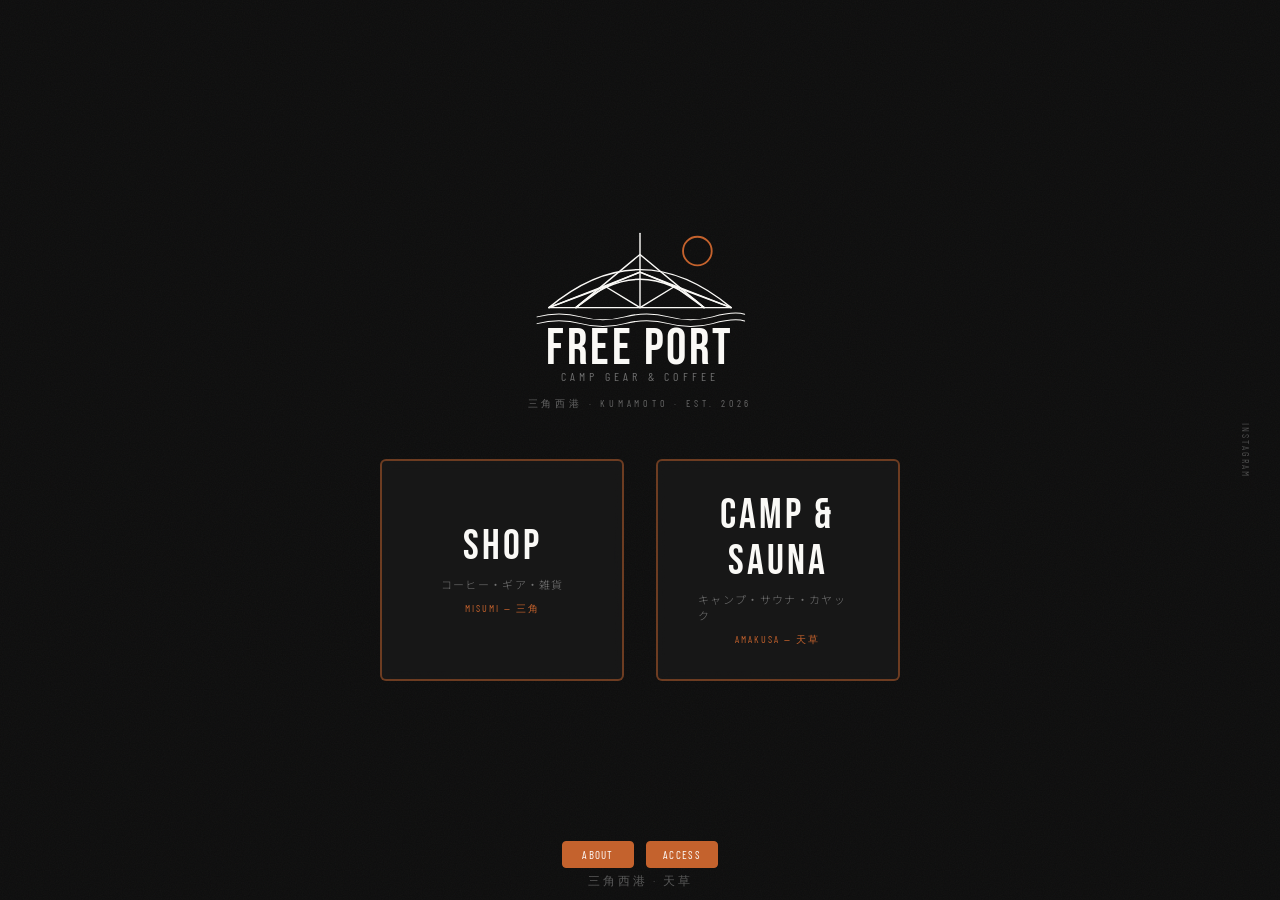
<file: index.html>
<!DOCTYPE html>
<html lang="ja">
<head>
<meta charset="UTF-8">
  <meta name="google-site-verification" content="XDtV-FFy6seZE1HOhAeaktZcD9RYANfGz391A4sizo8" />
<meta name="viewport" content="width=device-width, initial-scale=1.0">
<link rel="canonical" href="http://freeport-misumi.com/">
<title>FREE PORT | Camp Gear &amp; Coffee &mdash; &#19977;&#35282;&#35199;&#28207;</title>
<style>
@import url('https://fonts.googleapis.com/css2?family=Bebas+Neue&family=Barlow+Condensed:wght@300;400;600&family=Noto+Sans+JP:wght@300;400&display=swap');
*{margin:0;padding:0;box-sizing:border-box}
html,body{height:100%;overflow:hidden}
body{background:#0e0e0e;font-family:'Barlow Condensed',sans-serif;display:flex;flex-direction:column;align-items:center;justify-content:center;min-height:100vh;position:relative}
.bg{position:fixed;inset:0;z-index:0;background:url('https://images.unsplash.com/photo-1505118380757-91f5f5632de0?w=1600&q=75') center/cover no-repeat;filter:brightness(0.30) saturate(0.8)}
.grain{position:fixed;inset:0;z-index:0;opacity:0.035;background-image:url("data:image/svg+xml,%3Csvg xmlns='http://www.w3.org/2000/svg' width='300' height='300'%3E%3Cfilter id='n'%3E%3CfeTurbulence type='fractalNoise' baseFrequency='0.85' numOctaves='4' stitchTiles='stitch'/%3E%3C/filter%3E%3Crect width='300' height='300' filter='url(%23n)' opacity='1'/%3E%3C/svg%3E");pointer-events:none}
.inner{position:relative;z-index:1;display:flex;flex-direction:column;align-items:center}

/* ── トップ画面（ロゴ+2ボタン） ── */
.top-screen{display:flex;flex-direction:column;align-items:center;transition:opacity 0.5s,transform 0.5s}
.top-screen.hide{opacity:0;transform:scale(0.96);pointer-events:none;position:absolute}
.logo-wrap{width:270px;margin-bottom:6px;animation:fd 1s ease both}
.logo-wrap svg{width:100%;height:auto}
.tagline{font-size:10px;letter-spacing:0.38em;text-transform:uppercase;color:rgba(255,255,255,0.35);margin-bottom:48px;animation:fd 1s 0.15s ease both}
.gate{display:flex;gap:32px;animation:fu 1s 0.3s ease both}
.gate-btn{display:flex;flex-direction:column;align-items:center;justify-content:center;text-decoration:none;padding:32px 40px;border:2px solid rgba(196,98,45,0.5);border-radius:6px;background:rgba(255,255,255,0.03);backdrop-filter:blur(6px);transition:border-color 0.3s,background 0.3s,transform 0.3s;cursor:pointer;flex:1;max-width:280px}
.gate-btn:hover{border-color:#C4622D;background:rgba(196,98,45,0.06);transform:translateY(-4px)}
.gate-btn .en{font-family:'Bebas Neue',sans-serif;font-size:clamp(28px,4vw,42px);letter-spacing:0.07em;color:#FAF9F6;line-height:1.1;text-align:center}
.gate-btn .ja{font-family:'Noto Sans JP',sans-serif;font-size:11px;font-weight:300;letter-spacing:0.12em;color:rgba(255,255,255,0.4);margin-top:6px}
.gate-btn .loc{font-family:'Barlow Condensed',sans-serif;font-size:10px;letter-spacing:0.2em;color:#C4622D;margin-top:10px;text-transform:uppercase}

/* ── SHOPサブメニュー画面 ── */
.shop-screen{display:flex;flex-direction:column;align-items:center;opacity:0;transform:scale(1.04);pointer-events:none;position:absolute;transition:opacity 0.5s 0.15s,transform 0.5s 0.15s}
.shop-screen.show{opacity:1;transform:scale(1);pointer-events:auto;position:relative;padding-bottom:80px}
.shop-logo{width:160px;margin-bottom:8px;opacity:0.6}
.shop-logo svg{width:100%;height:auto}
.sub-heading{font-family:'Bebas Neue',sans-serif;font-size:clamp(20px,3vw,28px);letter-spacing:0.1em;color:rgba(255,255,255,0.35);margin-bottom:28px}
.sub-nav{display:grid;grid-template-columns:1fr 1fr;gap:14px;padding:0 20px}
.sub-nav a{position:relative;display:flex;flex-direction:column;align-items:center;justify-content:center;text-decoration:none;padding:0;min-width:0;height:170px;overflow:hidden;border:2px solid rgba(196,98,45,0.5);border-radius:6px;transition:border-color 0.3s,transform 0.3s}
.sub-nav a .card-bg{position:absolute;inset:0;background-size:cover;background-position:center;transition:transform 0.6s ease,filter 0.3s;z-index:0;filter:brightness(0.35)}
.sub-nav a:hover .card-bg{transform:scale(1.08);filter:brightness(0.5)}
.sub-nav a:hover{border-color:#C4622D;transform:translateY(-3px)}
.sub-nav a .card-text{position:relative;z-index:2;text-align:center;width:100%;padding:16px 12px}
.sub-nav a .card-text{display:flex;flex-direction:column-reverse}
.sub-nav a .en{font-family:'Bebas Neue',sans-serif;font-size:clamp(22px,3.5vw,36px);letter-spacing:0.08em;color:#FAF9F6;line-height:1.1;text-shadow:0 2px 16px rgba(0,0,0,0.7)}
.sub-nav a .ja{font-family:'Noto Sans JP',sans-serif;font-size:11px;font-weight:300;letter-spacing:0.06em;color:rgba(255,255,255,0.7);margin-bottom:6px;text-shadow:0 1px 8px rgba(0,0,0,0.6);white-space:nowrap}
.back-btn{font-family:'Barlow Condensed',sans-serif;font-size:11px;letter-spacing:0.12em;text-transform:uppercase;color:#fff;background:#C4622D;border:1px solid #C4622D;border-radius:4px;padding:6px 14px;min-width:72px;text-align:center;cursor:pointer;transition:background 0.2s,color 0.2s,border-color 0.2s;display:none}
body.shop-open .back-btn{display:inline-flex}
.back-btn:hover{background:#a84e1e;border-color:#a84e1e;color:#fff}

/* ── フッター類 ── */
.sub-links{position:fixed;bottom:32px;left:0;right:0;z-index:1;display:flex;gap:12px;justify-content:center;align-items:center;animation:fu 1s 0.6s ease both}
.sub-links a{font-family:'Barlow Condensed',sans-serif;font-size:11px;letter-spacing:0.12em;text-transform:uppercase;color:#fff;background:#C4622D;border:1px solid #C4622D;border-radius:4px;padding:6px 14px;min-width:72px;text-align:center;text-decoration:none;transition:background 0.2s,color 0.2s,border-color 0.2s}
.sub-links a:hover{background:#a84e1e;border-color:#a84e1e;color:#fff}
.loc-footer{position:fixed;bottom:10px;left:0;right:0;z-index:1;font-size:12px;letter-spacing:0.25em;text-transform:uppercase;color:rgba(255,255,255,0.3);animation:fu 1s 0.8s ease both;text-align:center}
.ig{position:fixed;right:28px;top:50%;transform:translateY(-50%);z-index:1;writing-mode:vertical-rl;font-size:10px;letter-spacing:0.2em;text-transform:uppercase;color:rgba(255,255,255,0.25);text-decoration:none;transition:color 0.2s;animation:fi 1s 1s ease both}
.ig:hover{color:#C4622D}

@keyframes fd{from{opacity:0;transform:translateY(-16px)}to{opacity:1;transform:none}}
@keyframes fu{from{opacity:0;transform:translateY(16px)}to{opacity:1;transform:none}}
@keyframes fi{from{opacity:0}to{opacity:1}}

@media(max-width:600px){
  .logo-wrap{width:160px}
  .gate{flex-direction:column;gap:16px}
  .gate-btn{min-width:240px;padding:24px 32px}
  .sub-nav{grid-template-columns:1fr 1fr;gap:10px;padding:0 16px}
  .sub-nav a{min-width:auto;height:120px}
  .sub-nav a .ja{font-size:9px;letter-spacing:0.04em}
  .sub-nav a .en{font-size:clamp(18px,4.5vw,26px)}
  .sub-nav a .card-text{padding:10px 8px}
  .ig{display:none}
}
</style>
</head>
<body>
<div class="bg"></div>
<div class="grain"></div>
<main class="inner">

  <!-- ★ トップ画面: ロゴ + 2ボタン ── まとめて切り替え -->
  <div class="top-screen" id="topScreen">
    <div class="logo-wrap">
      <svg viewBox="0 0 320 200" xmlns="http://www.w3.org/2000/svg" fill="none">
        <g stroke="#FAF9F6" stroke-width="1.7" stroke-linecap="round" stroke-linejoin="round">
          <line x1="52" y1="105" x2="268" y2="105"/>
          <path d="M52,105 Q160,15 268,105"/><path d="M84,105 Q160,38 236,105"/>
          <path d="M160,105 L160,17"/>
          <path d="M52,105 L160,63 L268,105"/><path d="M84,105 L160,42 L236,105"/>
          <path d="M52,105 L119,80 L160,105"/><path d="M268,105 L201,80 L160,105"/>
          <path d="M119,80 L160,63 L201,80"/>
          <path d="M119,80 L84,105"/><path d="M201,80 L236,105"/>
          <path d="M38,116 Q64,109 90,116 Q116,123 142,116 Q168,109 194,116 Q220,123 246,116 Q272,109 284,113" stroke-width="1.2"/>
          <path d="M38,124 Q64,117 90,124 Q116,131 142,124 Q168,117 194,124 Q220,131 246,124 Q272,117 284,121" stroke-width="1.2"/>
        </g>
        <circle cx="228" cy="38" r="17" stroke="#C4622D" stroke-width="2.2"/>
        <text x="160" y="172" font-family="'Bebas Neue',sans-serif" font-size="60" fill="#FAF9F6" text-anchor="middle" letter-spacing="3">FREE PORT</text>
        <text x="160" y="192" font-family="'Barlow Condensed',sans-serif" font-size="14" fill="rgba(255,255,255,0.4)" text-anchor="middle" letter-spacing="5">CAMP GEAR &amp; COFFEE</text>
      </svg>
    </div>
    <p class="tagline">&#19977;&#35282;&#35199;&#28207; &middot; Kumamoto &middot; Est. 2026</p>
    <div class="gate">
      <button class="gate-btn" id="shopBtn" type="button">
        <span class="en">SHOP</span>
        <span class="ja">コーヒー・ギア・雑貨</span>
        <span class="loc">Misumi &mdash; &#19977;&#35282;</span>
      </button>
      <a class="gate-btn" href="camp.html">
        <span class="en">CAMP &amp; SAUNA</span>
        <span class="ja">キャンプ・サウナ・カヤック</span>
        <span class="loc">Amakusa &mdash; &#22825;&#33609;</span>
      </a>
    </div>
  </div>

  <!-- ★ SHOP画面: ロゴ小 + サブメニュー ── 完全に差し替わる -->
  <div class="shop-screen" id="shopScreen">
    <div class="shop-logo">
      <svg viewBox="0 0 320 200" xmlns="http://www.w3.org/2000/svg" fill="none">
        <g stroke="#FAF9F6" stroke-width="1.7" stroke-linecap="round" stroke-linejoin="round">
          <line x1="52" y1="105" x2="268" y2="105"/>
          <path d="M52,105 Q160,15 268,105"/><path d="M84,105 Q160,38 236,105"/>
          <path d="M160,105 L160,17"/>
          <path d="M52,105 L160,63 L268,105"/><path d="M84,105 L160,42 L236,105"/>
          <path d="M52,105 L119,80 L160,105"/><path d="M268,105 L201,80 L160,105"/>
          <path d="M119,80 L160,63 L201,80"/>
          <path d="M119,80 L84,105"/><path d="M201,80 L236,105"/>
          <path d="M38,116 Q64,109 90,116 Q116,123 142,116 Q168,109 194,116 Q220,123 246,116 Q272,109 284,113" stroke-width="1.2"/>
          <path d="M38,124 Q64,117 90,124 Q116,131 142,124 Q168,117 194,124 Q220,131 246,124 Q272,117 284,121" stroke-width="1.2"/>
        </g>
        <circle cx="228" cy="38" r="17" stroke="#C4622D" stroke-width="2.2"/>
        <text x="160" y="172" font-family="'Bebas Neue',sans-serif" font-size="60" fill="#FAF9F6" text-anchor="middle" letter-spacing="3">FREE PORT</text>
      </svg>
    </div>
    <div class="sub-heading">SHOP</div>
    <nav class="sub-nav">
      <a href="coffee.html">
        <span class="card-bg" style="background-image:url('images/coffee-machine.jpg')"></span>
        <span class="card-text"><span class="en">Coffee &<br>Pop-up Space</span><span class="ja">コーヒー &<br>ポップアップスペース</span></span>
      </a>
      <a href="gear.html">
        <span class="card-bg" style="background-image:url('images/shop-gear1.jpg');background-position:center 65%"></span>
        <span class="card-text"><span class="en">Camp Gear</span><span class="ja">キャンプギア</span></span>
      </a>
      <a href="goods.html">
        <span class="card-bg" style="background-image:url('images/Gemini_Generated_Image_inpamkinpamkinpa.jpg')"></span>
        <span class="card-text"><span class="en">Ordermade Goods</span><span class="ja">オーダーメイドグッズ</span></span>
      </a>
      <a href="furniture.html">
        <span class="card-bg" style="background-image:url('images/furniture-sofa.jpg')"></span>
        <span class="card-text"><span class="en">Furniture</span><span class="ja">雑貨・家具</span></span>
      </a>
    </nav>
  </div>

</main>

<div class="sub-links">
  <button class="back-btn" id="backBtn" type="button">&larr; Back</button>
  <a href="about.html">About</a>
  <a href="access.html">Access</a>
</div>
<span class="loc-footer" id="locFooter">&#19977;&#35282;&#35199;&#28207; &middot; &#22825;&#33609;</span>
<a class="ig" href="https://www.instagram.com/freeport.misumi/" target="_blank" rel="noopener">Instagram</a>

<script>
(function(){
  var top = document.getElementById('topScreen');
  var shop = document.getElementById('shopScreen');
  var shopBtn = document.getElementById('shopBtn');
  var backBtn = document.getElementById('backBtn');
  var locFooter = document.getElementById('locFooter');

  function setLoc(isShop){
    locFooter.textContent = isShop ? '三角西港' : '三角西港 · 天草';
  }

  function showShop(){
    top.classList.add('hide');
    setTimeout(function(){ shop.classList.add('show'); }, 300);
    setLoc(true);
    document.body.classList.add('shop-open');
  }
  function showTop(){
    shop.classList.remove('show');
    setTimeout(function(){ top.classList.remove('hide'); }, 300);
    setLoc(false);
    document.body.classList.remove('shop-open');
  }

  shopBtn.addEventListener('click', function(){
    showShop();
    history.pushState(null, '', '#shop');
  });

  backBtn.addEventListener('click', function(){
    showTop();
    history.pushState(null, '', location.pathname);
  });

  // ページ読み込み時に #shop があればSHOP画面を表示
  if(location.hash === '#shop'){
    top.classList.add('hide');
    shop.classList.add('show');
    setLoc(true);
    document.body.classList.add('shop-open');
  }

  // ブラウザの戻る/進むに対応
  window.addEventListener('popstate', function(){
    if(location.hash === '#shop'){
      showShop();
    } else {
      showTop();
    }
  });
})();
</script>
</body>
</html>
</file>
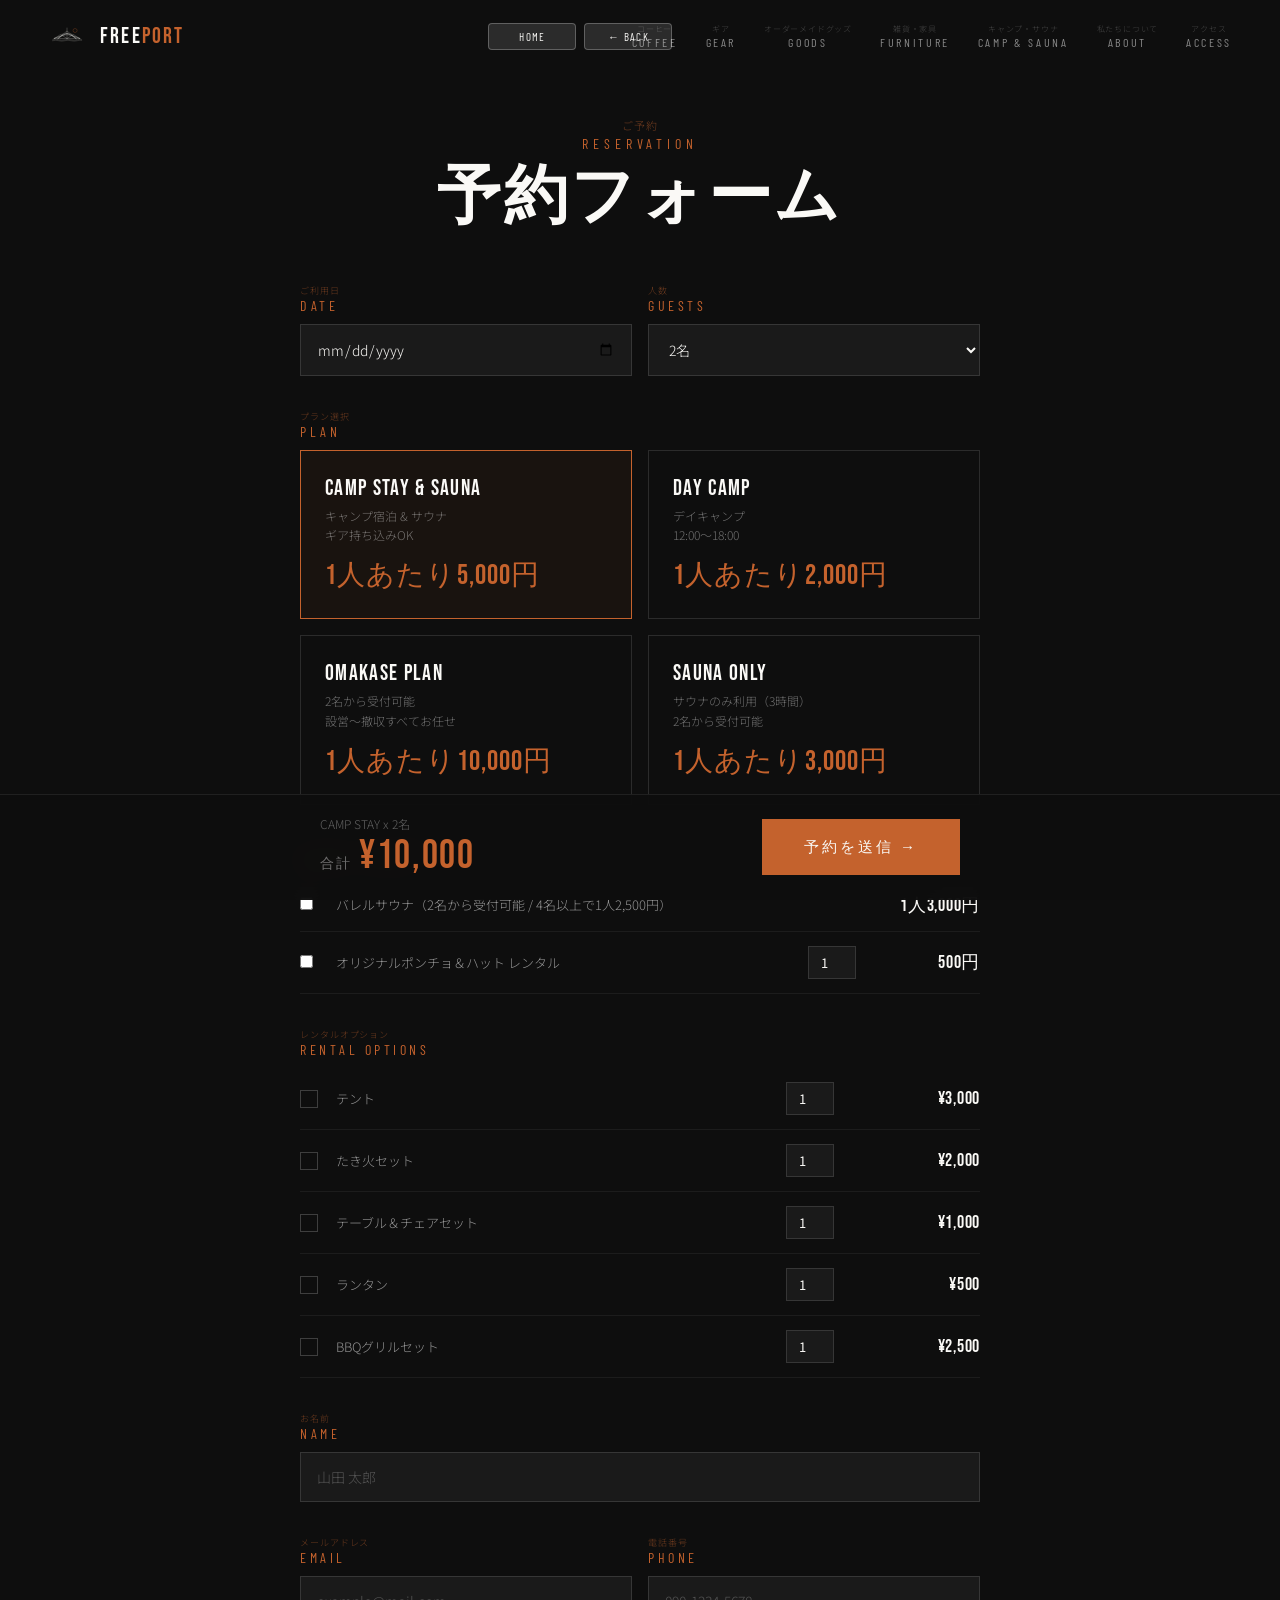
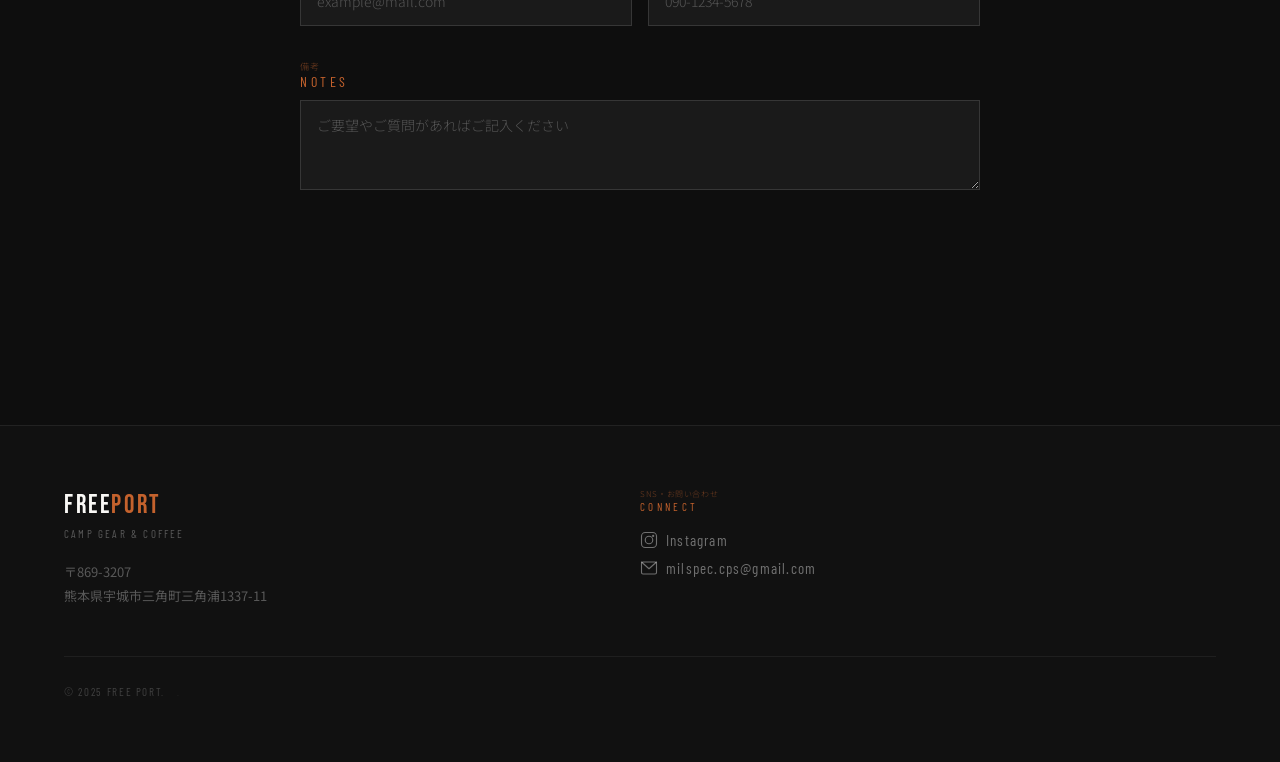
<file: reserve.html>
<!doctype html>
<html lang="ja">
    <head>
        <meta charset="UTF-8" />
        <meta name="viewport" content="width=device-width,initial-scale=1.0" />
        <link rel="stylesheet" href="css/shared.css" />
        <link rel="canonical" href="http://freeport-misumi.com/reserve.html">
<title>予約 &mdash; FREE PORT</title>
        <style>
            .rsv-form {
                max-width: 680px;
                margin: 0 auto;
            }
            .rsv-group {
                margin-bottom: 36px;
            }
            .rsv-label {
                font-family: "Barlow Condensed", sans-serif;
                font-size: 14px;
                letter-spacing: 0.25em;
                text-transform: uppercase;
                color: var(--rust);
                margin-bottom: 10px;
                display: block;
            }
            .rsv-label .ja {
                font-size: 9px;
                margin-bottom: 2px;
            }
            .rsv-input {
                width: 100%;
                padding: 14px 16px;
                background: rgba(255, 255, 255, 0.05);
                border: 1px solid rgba(255, 255, 255, 0.12);
                color: #faf9f6;
                font-family: "Noto Sans JP", sans-serif;
                font-size: 14px;
                font-weight: 300;
                outline: none;
                transition: border-color 0.2s;
            }
            .rsv-input:focus {
                border-color: var(--rust);
            }
            .rsv-input::placeholder {
                color: rgba(255, 255, 255, 0.25);
            }
            .rsv-row {
                display: grid;
                grid-template-columns: 1fr 1fr;
                gap: 16px;
            }

            .plan-card {
                border: 1px solid rgba(255, 255, 255, 0.12);
                padding: 24px;
                cursor: pointer;
                transition:
                    border-color 0.2s,
                    background 0.2s;
                position: relative;
            }
            .plan-card:hover {
                border-color: rgba(196, 98, 45, 0.4);
            }
            .plan-card.selected {
                border-color: var(--rust);
                background: rgba(196, 98, 45, 0.06);
            }
            .plan-card input {
                position: absolute;
                opacity: 0;
                pointer-events: none;
            }
            .plan-name {
                font-family: "Bebas Neue", sans-serif;
                font-size: 22px;
                letter-spacing: 0.06em;
                color: #faf9f6;
                margin-bottom: 4px;
            }
            .plan-desc {
                font-size: 12px;
                color: rgba(255, 255, 255, 0.4);
                font-weight: 300;
                line-height: 1.6;
                margin-bottom: 12px;
            }
            .plan-price {
                font-family: "Bebas Neue", sans-serif;
                font-size: 28px;
                color: var(--rust);
                letter-spacing: 0.04em;
            }
            .plan-price span {
                font-size: 12px;
                color: rgba(255, 255, 255, 0.35);
                margin-left: 2px;
            }

            .opt-table {
                width: 100%;
                border-collapse: collapse;
            }
            .opt-table tr {
                border-bottom: 1px solid rgba(255, 255, 255, 0.06);
                cursor: pointer;
                transition: background 0.15s;
            }
            .opt-table tr:hover {
                background: rgba(255, 255, 255, 0.02);
            }
            .opt-table tr.checked {
                background: rgba(196, 98, 45, 0.05);
            }
            .opt-table td {
                padding: 14px 0;
                font-size: 13px;
                color: rgba(255, 255, 255, 0.55);
                font-weight: 300;
                vertical-align: middle;
            }
            .opt-table td:first-child {
                width: 36px;
            }
            .opt-table td:last-child {
                text-align: right;
                font-family: "Bebas Neue", sans-serif;
                font-size: 18px;
                color: #faf9f6;
                letter-spacing: 0.04em;
                white-space: nowrap;
            }
            .opt-check {
                width: 18px;
                height: 18px;
                border: 1px solid rgba(255, 255, 255, 0.2);
                background: none;
                appearance: none;
                -webkit-appearance: none;
                cursor: pointer;
                position: relative;
                vertical-align: middle;
                transition:
                    border-color 0.2s,
                    background 0.2s;
            }
            .opt-check:checked {
                background: var(--rust);
                border-color: var(--rust);
            }
            .opt-check:checked::after {
                content: "";
                position: absolute;
                left: 5px;
                top: 2px;
                width: 5px;
                height: 9px;
                border: solid #fff;
                border-width: 0 2px 2px 0;
                transform: rotate(45deg);
            }
            .opt-qty {
                width: 48px;
                padding: 6px 4px;
                background: rgba(255, 255, 255, 0.05);
                border: 1px solid rgba(255, 255, 255, 0.12);
                color: #faf9f6;
                font-family: "Noto Sans JP", sans-serif;
                font-size: 13px;
                text-align: center;
                outline: none;
                transition: border-color 0.2s;
            }
            .opt-qty:focus {
                border-color: var(--rust);
            }

            .total-bar {
                position: sticky;
                bottom: 0;
                background: rgba(14, 14, 14, 0.95);
                backdrop-filter: blur(12px);
                border-top: 1px solid rgba(255, 255, 255, 0.08);
                padding: 20px 0;
                margin-top: 48px;
                z-index: 10;
            }
            .total-inner {
                max-width: 680px;
                margin: 0 auto;
                display: flex;
                align-items: center;
                justify-content: space-between;
                flex-wrap: wrap;
                gap: 16px;
                padding: 0 20px;
            }
            .total-amount {
                font-family: "Bebas Neue", sans-serif;
                font-size: 40px;
                color: var(--rust);
                letter-spacing: 0.04em;
            }
            .total-amount small {
                font-size: 14px;
                color: rgba(255, 255, 255, 0.4);
                margin-right: 8px;
            }
            .total-detail {
                font-size: 12px;
                color: rgba(255, 255, 255, 0.35);
                font-weight: 300;
            }

            .rsv-submit {
                display: inline-flex;
                align-items: center;
                gap: 14px;
                font-family: "Barlow Condensed", sans-serif;
                font-size: 15px;
                letter-spacing: 0.2em;
                text-transform: uppercase;
                background: var(--rust);
                color: #faf9f6;
                border: 2px solid var(--rust);
                padding: 16px 40px;
                cursor: pointer;
                transition: all 0.3s;
            }
            .rsv-submit:hover {
                background: transparent;
                color: var(--rust);
            }

            @media (max-width: 768px) {
                .rsv-row {
                    grid-template-columns: 1fr;
                }
                .plan-grid-wrap {
                    grid-template-columns: 1fr !important;
                }
                .plan-card {
                    display: grid;
                    grid-template-columns: 1fr auto;
                    grid-template-rows: auto auto;
                    align-items: center;
                    gap: 0 16px;
                    padding: 16px 20px;
                }
                .plan-name {
                    grid-column: 1;
                    grid-row: 1;
                    font-size: 20px;
                    margin-bottom: 0;
                }
                .plan-desc {
                    grid-column: 1;
                    grid-row: 2;
                    margin-bottom: 0;
                    font-size: 11px;
                }
                .plan-price {
                    grid-column: 2;
                    grid-row: 1 / 3;
                    font-size: 20px;
                    text-align: right;
                }
                .total-amount {
                    font-size: 32px;
                }
                .rsv-submit {
                    width: 100%;
                    justify-content: center;
                }
            }
        </style>
    </head>
    <body>
        <header class="site-header">
            <a href="index.html" class="h-logo"
                ><div class="h-logo-svg" style="color: #faf9f6; width: 38px">
                    <svg
                        viewBox="0 0 320 140"
                        xmlns="http://www.w3.org/2000/svg"
                        fill="none"
                    >
                        <g
                            stroke="currentColor"
                            stroke-width="1.8"
                            stroke-linecap="round"
                            stroke-linejoin="round"
                        >
                            <line x1="52" y1="105" x2="268" y2="105" />
                            <path d="M52,105 Q160,15 268,105" />
                            <path d="M84,105 Q160,38 236,105" />
                            <path d="M160,105 L160,17" />
                            <path d="M52,105 L160,63 L268,105" />
                            <path d="M84,105 L160,42 L236,105" />
                            <path d="M52,105 L119,80 L160,105" />
                            <path d="M268,105 L201,80 L160,105" />
                            <path d="M119,80 L160,63 L201,80" />
                            <path d="M119,80 L84,105" />
                            <path d="M201,80 L236,105" />
                            <path
                                d="M38,116 Q64,109 90,116 Q116,123 142,116 Q168,109 194,116 Q220,123 246,116 Q272,109 284,113"
                                stroke-width="1.2"
                            />
                            <path
                                d="M38,124 Q64,117 90,124 Q116,131 142,124 Q168,117 194,124 Q220,131 246,124 Q272,117 284,121"
                                stroke-width="1.2"
                            />
                        </g>
                        <circle
                            cx="228"
                            cy="38"
                            r="17"
                            stroke="#C4622D"
                            stroke-width="2.2"
                        />
                    </svg>
                </div>
                <span class="h-logo-txt">FREE<span>PORT</span></span></a
            >
            <div class="h-back-group">
                <a href="index.html" class="h-back-btn">HOME</a
                ><a href="javascript:history.back()" class="h-back-btn"
                    >← BACK</a
                >
            </div>
            <nav>
                <ul class="h-nav">
                    <li>
                        <a href="coffee.html"
                            ><span class="ja">コーヒー</span>Coffee</a
                        >
                    </li>
                    <li>
                        <a href="gear.html"><span class="ja">ギア</span>Gear</a>
                    </li>
                    <li>
                        <a href="goods.html"
                            ><span class="ja">オーダーメイドグッズ</span
                            >Goods</a
                        >
                    </li>
                    <li>
                        <a href="furniture.html"
                            ><span class="ja">雑貨・家具</span>Furniture</a
                        >
                    </li>
                    <li>
                        <a href="camp.html"
                            ><span class="ja">キャンプ・サウナ</span>Camp &amp;
                            Sauna</a
                        >
                    </li>
                    <li>
                        <a href="about.html"
                            ><span class="ja">私たちについて</span>About</a
                        >
                    </li>
                    <li>
                        <a href="access.html"
                            ><span class="ja">アクセス</span>Access</a
                        >
                    </li>
                </ul>
            </nav>
            <button class="h-menu-btn" aria-label="メニュー">
                <span></span>
            </button>
        </header>

        <section
            class="sec sec-dark"
            style="padding-top: 120px; padding-bottom: 40px"
        >
            <div class="rsv-form">
                <div style="text-align: center; margin-bottom: 56px">
                    <p class="sec-label">
                        <span class="ja">ご予約</span>Reservation
                    </p>
                    <h2 class="sec-title" style="color: #faf9f6">
                        予約フォーム
                    </h2>
                </div>

                <!-- DATE & GUESTS -->
                <div class="rsv-row" style="margin-bottom: 36px">
                    <div class="rsv-group" style="margin-bottom: 0">
                        <label class="rsv-label"
                            ><span class="ja">ご利用日</span>Date</label
                        >
                        <input type="date" class="rsv-input" id="rsvDate" />
                        <div id="dateWarning" style="display:none;color:#e74c3c;font-size:13px;margin-top:8px;font-weight:500">⚠ この日付は予約不可です。別の日付をお選びください。</div>
                        <div id="selectedDateInfo" style="display:none;font-size:12px;color:rgba(255,255,255,0.55);margin-top:6px;line-height:1.6"></div>
                    </div>
                    <div class="rsv-group" style="margin-bottom: 0">
                        <label class="rsv-label"
                            ><span class="ja">人数</span>Guests</label
                        >
                        <select class="rsv-input" id="rsvGuests">
                            <option value="1">1名</option>
                            <option value="2" selected>2名</option>
                            <option value="3">3名</option>
                            <option value="4">4名</option>
                            <option value="5">5名</option>
                            <option value="6">6名</option>
                        </select>
                    </div>
                </div>

                <!-- PLAN SELECT -->
                <div class="rsv-group">
                    <label class="rsv-label"
                        ><span class="ja">プラン選択</span>Plan</label
                    >
                    <div
                        class="plan-grid-wrap"
                        style="
                            display: grid;
                            grid-template-columns: 1fr 1fr;
                            gap: 16px;
                        "
                    >
                        <label class="plan-card selected" id="planNormal">
                            <input
                                type="radio"
                                name="plan"
                                value="normal"
                                checked
                            />
                            <div class="plan-name">CAMP STAY & SAUNA</div>
                            <div class="plan-desc">
                                キャンプ宿泊 & サウナ<br />ギア持ち込みOK
                            </div>
                            <div class="plan-price">1人あたり5,000円</div>
                        </label>
                        <label class="plan-card" id="planDay">
                            <input type="radio" name="plan" value="daycamp" />
                            <div class="plan-name">DAY CAMP</div>
                            <div class="plan-desc">
                                デイキャンプ<br />12:00〜18:00
                            </div>
                            <div class="plan-price">1人あたり2,000円</div>
                        </label>
                        <label class="plan-card" id="planOmakase">
                            <input type="radio" name="plan" value="omakase" />
                            <div class="plan-name">OMAKASE PLAN</div>
                            <div class="plan-desc">
                                2名から受付可能<br />設営〜撤収すべてお任せ
                            </div>
                            <div class="plan-price">1人あたり10,000円</div>
                        </label>
                        <label class="plan-card" id="planSauna">
                            <input type="radio" name="plan" value="saunaonly" />
                            <div class="plan-name">SAUNA ONLY</div>
                            <div class="plan-desc">
                                サウナのみ利用（3時間）<br />2名から受付可能
                            </div>
                            <div class="plan-price">1人あたり3,000円</div>
                        </label>
                    </div>
                </div>

                <!-- TIME SLOT (for SAUNA ONLY) -->
                <div class="rsv-group" id="timeSlotSection" style="display:none">
                    <label class="rsv-label"
                        ><span class="ja">利用時間帯</span>Time Slot</label
                    >
                    <div style="display:flex;gap:12px;flex-wrap:wrap">
                        <label class="slot-opt" style="display:inline-flex;align-items:center;gap:6px;padding:10px 16px;border:1px solid rgba(255,255,255,0.2);cursor:pointer"><input type="radio" name="timeSlot" value="12:00-15:00" checked /> 12:00〜15:00</label>
                        <label class="slot-opt" style="display:inline-flex;align-items:center;gap:6px;padding:10px 16px;border:1px solid rgba(255,255,255,0.2);cursor:pointer"><input type="radio" name="timeSlot" value="15:00-18:00" /> 15:00〜18:00</label>
                        <label class="slot-opt" style="display:inline-flex;align-items:center;gap:6px;padding:10px 16px;border:1px solid rgba(255,255,255,0.2);cursor:pointer"><input type="radio" name="timeSlot" value="18:00-21:00" /> 18:00〜21:00</label>
                    </div>
                </div>

                <!-- SAUNA OPTION -->
                <div class="rsv-group" id="saunaSection">
                    <label class="rsv-label"
                        ><span class="ja">バレルサウナ（貸切・3時間）</span
                        >Barrel Sauna</label
                    >
                    <table class="opt-table">
                        <tr>
                            <td>
                                <input
                                    type="checkbox"
                                    class="sauna-check"
                                    id="saunaCheck"
                                    data-price="3000"
                                    data-name="バレルサウナ"
                                />
                            </td>
                            <td>
                                バレルサウナ（2名から受付可能 /
                                4名以上で1人2,500円）
                            </td>
                            <td style="text-align: center; width: 80px"></td>
                            <td>1人3,000円</td>
                        </tr>
                        <tr>
                            <td>
                                <input
                                    type="checkbox"
                                    class="sauna-check"
                                    id="ponchoCheck"
                                    data-price="500"
                                    data-name="ポンチョ＆ハット"
                                />
                            </td>
                            <td>オリジナルポンチョ＆ハット レンタル</td>
                            <td style="text-align: center; width: 80px">
                                <input
                                    type="number"
                                    class="opt-qty sauna-qty"
                                    value="1"
                                    min="1"
                                    max="10"
                                />
                            </td>
                            <td>500円</td>
                        </tr>
                    </table>
                </div>

                <!-- RENTAL OPTIONS -->
                <div class="rsv-group" id="rentalSection">
                    <label class="rsv-label"
                        ><span class="ja">レンタルオプション</span>Rental
                        Options</label
                    >
                    <table class="opt-table">
                        <tr>
                            <td>
                                <input
                                    type="checkbox"
                                    class="opt-check"
                                    data-price="3000"
                                    data-name="テント"
                                />
                            </td>
                            <td>テント</td>
                            <td style="text-align: center; width: 80px">
                                <input
                                    type="number"
                                    class="opt-qty"
                                    value="1"
                                    min="1"
                                    max="5"
                                />
                            </td>
                            <td>¥3,000</td>
                        </tr>
                        <tr>
                            <td>
                                <input
                                    type="checkbox"
                                    class="opt-check"
                                    data-price="2000"
                                    data-name="たき火セット"
                                />
                            </td>
                            <td>たき火セット</td>
                            <td style="text-align: center; width: 80px">
                                <input
                                    type="number"
                                    class="opt-qty"
                                    value="1"
                                    min="1"
                                    max="3"
                                />
                            </td>
                            <td>¥2,000</td>
                        </tr>
                        <tr>
                            <td>
                                <input
                                    type="checkbox"
                                    class="opt-check"
                                    data-price="1000"
                                    data-name="テーブル＆チェアセット"
                                />
                            </td>
                            <td>テーブル＆チェアセット</td>
                            <td style="text-align: center; width: 80px">
                                <input
                                    type="number"
                                    class="opt-qty"
                                    value="1"
                                    min="1"
                                    max="3"
                                />
                            </td>
                            <td>¥1,000</td>
                        </tr>
                        <tr>
                            <td>
                                <input
                                    type="checkbox"
                                    class="opt-check"
                                    data-price="500"
                                    data-name="ランタン"
                                />
                            </td>
                            <td>ランタン</td>
                            <td style="text-align: center; width: 80px">
                                <input
                                    type="number"
                                    class="opt-qty"
                                    value="1"
                                    min="1"
                                    max="5"
                                />
                            </td>
                            <td>¥500</td>
                        </tr>
                        <tr>
                            <td>
                                <input
                                    type="checkbox"
                                    class="opt-check"
                                    data-price="2500"
                                    data-name="BBQグリルセット"
                                />
                            </td>
                            <td>BBQグリルセット</td>
                            <td style="text-align: center; width: 80px">
                                <input
                                    type="number"
                                    class="opt-qty"
                                    value="1"
                                    min="1"
                                    max="3"
                                />
                            </td>
                            <td>¥2,500</td>
                        </tr>
                    </table>
                </div>

                <!-- NAME & CONTACT -->
                <div class="rsv-group">
                    <label class="rsv-label"
                        ><span class="ja">お名前</span>Name</label
                    >
                    <input
                        type="text"
                        class="rsv-input"
                        id="rsvName"
                        placeholder="山田 太郎"
                    />
                </div>
                <div class="rsv-row">
                    <div class="rsv-group">
                        <label class="rsv-label"
                            ><span class="ja">メールアドレス</span>Email</label
                        >
                        <input
                            type="email"
                            class="rsv-input"
                            id="rsvEmail"
                            placeholder="example@mail.com"
                        />
                    </div>
                    <div class="rsv-group">
                        <label class="rsv-label"
                            ><span class="ja">電話番号</span>Phone</label
                        >
                        <input
                            type="tel"
                            class="rsv-input"
                            id="rsvPhone"
                            placeholder="090-1234-5678"
                        />
                    </div>
                </div>
                <div class="rsv-group">
                    <label class="rsv-label"
                        ><span class="ja">備考</span>Notes</label
                    >
                    <textarea
                        class="rsv-input"
                        id="rsvNotes"
                        rows="3"
                        placeholder="ご要望やご質問があればご記入ください"
                        style="resize: vertical"
                    ></textarea>
                </div>
            </div>
        </section>

        <!-- TOTAL BAR -->
        <div class="total-bar">
            <div class="total-inner">
                <div>
                    <div class="total-detail" id="totalDetail">
                        CAMP STAY × 2名
                    </div>
                    <div class="total-amount">
                        <small>合計</small><span id="totalPrice">¥10,000</span>
                    </div>
                </div>
                <button type="button" class="rsv-submit" id="submitBtn">
                    予約を送信 &rarr;
                </button>
            </div>
        </div>

        <footer class="site-footer">
            <div class="footer-inner">
                <div>
                    <div class="footer-brand">FREE<span>PORT</span></div>
                    <div class="footer-sub">Camp Gear &amp; Coffee</div>
                    <div class="footer-addr">
                        〒869-3207<br />熊本県宇城市三角町三角浦1337-11
                    </div>
                </div>
                <div>
                    <div class="footer-col-title">
                        <span class="ja">SNS・お問い合わせ</span>Connect
                    </div>
                    <ul class="footer-links">
                        <li>
                            <a
                                href="https://www.instagram.com/freeport.misumi/"
                                target="_blank"
                                style="
                                    display: flex;
                                    align-items: center;
                                    gap: 8px;
                                "
                                ><svg
                                    width="18"
                                    height="18"
                                    viewBox="0 0 24 24"
                                    fill="none"
                                    stroke="currentColor"
                                    stroke-width="1.5"
                                    stroke-linecap="round"
                                    stroke-linejoin="round"
                                >
                                    <rect
                                        x="2"
                                        y="2"
                                        width="20"
                                        height="20"
                                        rx="5"
                                    />
                                    <circle cx="12" cy="12" r="5" />
                                    <circle
                                        cx="17.5"
                                        cy="6.5"
                                        r="1.5"
                                        fill="currentColor"
                                        stroke="none"
                                    /></svg
                                >Instagram</a
                            >
                        </li>
                        <li>
                            <a
                                href="mailto:milspec.cps@gmail.com"
                                style="
                                    display: flex;
                                    align-items: center;
                                    gap: 8px;
                                "
                                ><svg
                                    width="18"
                                    height="18"
                                    viewBox="0 0 24 24"
                                    fill="none"
                                    stroke="currentColor"
                                    stroke-width="1.5"
                                    stroke-linecap="round"
                                    stroke-linejoin="round"
                                >
                                    <rect
                                        x="2"
                                        y="4"
                                        width="20"
                                        height="16"
                                        rx="2"
                                    />
                                    <path d="M22 4L12 13 2 4" /></svg
                                >milspec.cps@gmail.com</a
                            >
                        </li>
                    </ul>
                </div>
            </div>
            <div class="footer-bottom">
                <span class="footer-copy">&copy; 2025 FREE PORT. <a href="admin.html" style="color:rgba(255,255,255,0.1);font-size:10px;text-decoration:none;margin-left:8px">.</a></span>
            </div>
        </footer>

        <script src="js/shared.js"></script>
        <script>
            (function () {
                var guests = document.getElementById("rsvGuests");
                var planCards = document.querySelectorAll(".plan-card");
                var checks = document.querySelectorAll(".opt-check");
                var saunaChecks = document.querySelectorAll(".sauna-check");
                var rentalSection = document.getElementById("rentalSection");
                var saunaSection = document.getElementById("saunaSection");
                var totalPrice = document.getElementById("totalPrice");
                var totalDetail = document.getElementById("totalDetail");
                var dateInput = document.getElementById("rsvDate");

                var tomorrow = new Date();
                tomorrow.setDate(tomorrow.getDate() + 1);
                dateInput.min = tomorrow.toISOString().split("T")[0];

                // 予約済み情報を取得して警告表示
                var GAS_URL_BASE =
                    "https://script.google.com/macros/s/AKfycbzqbJ-ztqgewolaiKuYAlwcDCCaiJIaiA9CTY4uUkuPDhRjD69bk7P_NnjmVG0vsHJaJw/exec";
                var reservations = []; // [{date, plan, timeSlot}]
                var dateWarning = document.getElementById("dateWarning");
                var selectedDateInfo = document.getElementById("selectedDateInfo");
                var timeSlotSection = document.getElementById("timeSlotSection");

                function formatJpDate(ymd) {
                    var parts = ymd.split("-");
                    if (parts.length !== 3) return ymd;
                    return parts[0] + "年" + parseInt(parts[1]) + "月" + parseInt(parts[2]) + "日";
                }

                function getSelectedTimeSlot() {
                    var checked = document.querySelector('input[name="timeSlot"]:checked');
                    return checked ? checked.value : "";
                }

                fetch(GAS_URL_BASE + "?action=getReservations")
                    .then(function (r) { return r.json(); })
                    .then(function (data) {
                        if (!data || !data.reservations) return;
                        reservations = data.reservations;
                        checkDateAvailability();
                    })
                    .catch(function () { /* 取得失敗時は無視、送信時にサーバーで再チェック */ });

                function checkDateAvailability() {
                    var date = dateInput.value;
                    var plan = getSelectedPlan();
                    var slot = getSelectedTimeSlot();
                    var conflict = false;
                    var onDate = [];
                    if (date) {
                        onDate = reservations.filter(function (r) { return r.date === date; });
                        if (plan === "saunaonly") {
                            var hasFullDay = onDate.some(function (r) { return r.plan !== "サウナのみ"; });
                            if (hasFullDay) conflict = true;
                            else if (slot && onDate.some(function (r) { return r.timeSlot === slot; })) conflict = true;
                        } else {
                            if (onDate.length > 0) conflict = true;
                        }
                    }
                    dateWarning.style.display = conflict ? "block" : "none";
                    dateWarning.textContent = plan === "saunaonly"
                        ? "⚠ この日付・時間帯は予約不可です。別の日付または時間帯をお選びください。"
                        : "⚠ この日付は予約不可です。別の日付をお選びください。";

                    // サウナのみ選択時、その日付の予約済み時間枠を案内
                    if (selectedDateInfo) {
                        if (date && plan === "saunaonly" && onDate.length > 0) {
                            var hasFull = onDate.some(function (r) { return r.plan !== "サウナのみ"; });
                            if (hasFull) {
                                selectedDateInfo.innerHTML = "この日は終日予約不可です。";
                                selectedDateInfo.style.display = "block";
                            } else {
                                var takenSlots = onDate.map(function (r) { return r.timeSlot; }).filter(Boolean).sort();
                                if (takenSlots.length > 0) {
                                    selectedDateInfo.innerHTML = "この日の予約不可時間帯: " + takenSlots.join(" / ");
                                    selectedDateInfo.style.display = "block";
                                } else {
                                    selectedDateInfo.style.display = "none";
                                }
                            }
                        } else {
                            selectedDateInfo.style.display = "none";
                        }
                    }

                    var btn = document.getElementById("submitBtn");
                    if (btn) {
                        btn.disabled = conflict;
                        btn.style.opacity = conflict ? "0.4" : "";
                        btn.style.cursor = conflict ? "not-allowed" : "";
                    }
                }

                dateInput.addEventListener("change", checkDateAvailability);
                dateInput.addEventListener("input", checkDateAvailability);
                document.querySelectorAll('input[name="timeSlot"]').forEach(function (el) {
                    el.addEventListener("change", checkDateAvailability);
                });

                function getSelectedPlan() {
                    var checked = document.querySelector(
                        'input[name="plan"]:checked',
                    );
                    return checked ? checked.value : "normal";
                }

                function calcTotal() {
                    var plan = getSelectedPlan();
                    var n = parseInt(guests.value) || 1;
                    var base, planLabel;
                    if (plan === "omakase") {
                        base = 10000;
                        planLabel = "OMAKASE PLAN";
                    } else if (plan === "daycamp") {
                        base = 2000;
                        planLabel = "DAY CAMP";
                    } else if (plan === "saunaonly") {
                        base = n >= 4 ? 2500 : 3000;
                        planLabel = "SAUNA ONLY";
                    } else {
                        base = 5000;
                        planLabel = "CAMP STAY";
                    }

                    var subtotal = base * n;
                    var optLines = [];

                    // Poncho rental allowed even for saunaonly
                    if (plan === "saunaonly") {
                        var ponchoCheckS = document.getElementById("ponchoCheck");
                        if (ponchoCheckS && ponchoCheckS.checked) {
                            var pqtyS = parseInt(ponchoCheckS.closest("tr").querySelector(".sauna-qty").value) || 1;
                            subtotal += 500 * pqtyS;
                            optLines.push("ポンチョ＆ハット x" + pqtyS);
                        }
                    }

                    // Sauna calculation (not for omakase / saunaonly)
                    if (plan !== "omakase" && plan !== "saunaonly") {
                        var saunaCheck = document.getElementById("saunaCheck");
                        if (saunaCheck && saunaCheck.checked) {
                            var saunaPrice = n >= 4 ? 2500 : 3000;
                            subtotal += saunaPrice * n;
                            optLines.push(
                                "バレルサウナ(" +
                                    (n >= 4 ? "2,500" : "3,000") +
                                    "円 x " +
                                    n +
                                    "名)",
                            );
                        }
                        var ponchoCheck =
                            document.getElementById("ponchoCheck");
                        if (ponchoCheck && ponchoCheck.checked) {
                            var ponchoQty =
                                parseInt(
                                    ponchoCheck
                                        .closest("tr")
                                        .querySelector(".sauna-qty").value,
                                ) || 1;
                            subtotal += 500 * ponchoQty;
                            optLines.push("ポンチョ＆ハット x" + ponchoQty);
                        }

                        checks.forEach(function (cb) {
                            if (cb.checked) {
                                var price = parseInt(cb.dataset.price);
                                var qty =
                                    parseInt(
                                        cb
                                            .closest("tr")
                                            .querySelector(".opt-qty").value,
                                    ) || 1;
                                subtotal += price * qty;
                                optLines.push(cb.dataset.name + " x" + qty);
                            }
                        });
                    }

                    totalPrice.textContent = "¥" + subtotal.toLocaleString();
                    var detail = planLabel + " x " + n + "名";
                    if (optLines.length) detail += " + " + optLines.join(", ");
                    totalDetail.textContent = detail;
                }

                planCards.forEach(function (card) {
                    card.addEventListener("click", function () {
                        planCards.forEach(function (c) {
                            c.classList.remove("selected");
                        });
                        card.classList.add("selected");
                        card.querySelector("input").checked = true;

                        var selectedPlan = getSelectedPlan();
                        // Show/hide time slot selector for saunaonly
                        if (timeSlotSection) {
                            timeSlotSection.style.display = selectedPlan === "saunaonly" ? "" : "none";
                        }
                        // Omakase: disable both sauna and rental
                        // SaunaOnly: disable rental + sauna row, but allow poncho rental
                        // Camp Stay: sauna included, disable sauna option
                        if (selectedPlan === "omakase") {
                            rentalSection.style.opacity = "0.3";
                            rentalSection.style.pointerEvents = "none";
                            saunaSection.style.opacity = "0.3";
                            saunaSection.style.pointerEvents = "none";
                            checks.forEach(function (cb) {
                                cb.checked = false;
                                cb.closest("tr").classList.remove("checked");
                            });
                            saunaChecks.forEach(function (cb) {
                                cb.checked = false;
                                cb.closest("tr").classList.remove("checked");
                            });
                        } else if (selectedPlan === "saunaonly") {
                            rentalSection.style.opacity = "0.3";
                            rentalSection.style.pointerEvents = "none";
                            saunaSection.style.opacity = "1";
                            saunaSection.style.pointerEvents = "auto";
                            checks.forEach(function (cb) {
                                cb.checked = false;
                                cb.closest("tr").classList.remove("checked");
                            });
                            // Disable the バレルサウナ checkbox row (sauna is the plan itself)
                            var saunaCheckEl = document.getElementById("saunaCheck");
                            if (saunaCheckEl) {
                                saunaCheckEl.checked = false;
                                saunaCheckEl.disabled = true;
                                var saunaRow = saunaCheckEl.closest("tr");
                                saunaRow.classList.remove("checked");
                                saunaRow.style.opacity = "0.3";
                                saunaRow.style.pointerEvents = "none";
                            }
                        } else if (selectedPlan === "normal") {
                            rentalSection.style.opacity = "1";
                            rentalSection.style.pointerEvents = "auto";
                            saunaSection.style.opacity = "0.3";
                            saunaSection.style.pointerEvents = "none";
                            saunaChecks.forEach(function (cb) {
                                cb.checked = false;
                                cb.closest("tr").classList.remove("checked");
                            });
                            var saunaCheckEl2 = document.getElementById("saunaCheck");
                            if (saunaCheckEl2) {
                                saunaCheckEl2.disabled = false;
                                var saunaRow2 = saunaCheckEl2.closest("tr");
                                saunaRow2.style.opacity = "";
                                saunaRow2.style.pointerEvents = "";
                            }
                        } else {
                            rentalSection.style.opacity = "1";
                            rentalSection.style.pointerEvents = "auto";
                            saunaSection.style.opacity = "1";
                            saunaSection.style.pointerEvents = "auto";
                            var saunaCheckEl3 = document.getElementById("saunaCheck");
                            if (saunaCheckEl3) {
                                saunaCheckEl3.disabled = false;
                                var saunaRow3 = saunaCheckEl3.closest("tr");
                                saunaRow3.style.opacity = "";
                                saunaRow3.style.pointerEvents = "";
                            }
                        }
                        calcTotal();
                        checkDateAvailability();
                    });
                });

                checks.forEach(function (cb) {
                    cb.addEventListener("change", function () {
                        cb.closest("tr").classList.toggle(
                            "checked",
                            cb.checked,
                        );
                        calcTotal();
                    });
                });
                saunaChecks.forEach(function (cb) {
                    cb.addEventListener("change", function () {
                        cb.closest("tr").classList.toggle(
                            "checked",
                            cb.checked,
                        );
                        calcTotal();
                    });
                });

                document
                    .querySelectorAll(".opt-qty, .sauna-qty")
                    .forEach(function (qty) {
                        qty.addEventListener("input", calcTotal);
                    });

                guests.addEventListener("change", calcTotal);

                document
                    .getElementById("submitBtn")
                    .addEventListener("click", function () {
                        var date = dateInput.value;
                        var name = document
                            .getElementById("rsvName")
                            .value.trim();
                        var email = document
                            .getElementById("rsvEmail")
                            .value.trim();
                        var phone = document
                            .getElementById("rsvPhone")
                            .value.trim();
                        var notes = document
                            .getElementById("rsvNotes")
                            .value.trim();
                        var n = guests.value;
                        var plan = getSelectedPlan();

                        if (!date) {
                            alert("ご利用日を選択してください");
                            return;
                        }
                        var timeSlot = plan === "saunaonly" ? getSelectedTimeSlot() : "";
                        if (plan === "saunaonly" && parseInt(n) < 2) {
                            alert("サウナのみプランは2名からご利用いただけます。");
                            return;
                        }
                        var onDate = reservations.filter(function (r) { return r.date === date; });
                        var dup = false;
                        if (plan === "saunaonly") {
                            if (onDate.some(function (r) { return r.plan !== "サウナのみ"; })) dup = true;
                            else if (timeSlot && onDate.some(function (r) { return r.timeSlot === timeSlot; })) dup = true;
                        } else {
                            if (onDate.length > 0) dup = true;
                        }
                        if (dup) {
                            alert("この日付・時間帯は予約不可です。別の日付または時間帯をお選びください。");
                            return;
                        }
                        if (!name) {
                            alert("お名前を入力してください");
                            return;
                        }
                        if (!email && !phone) {
                            alert(
                                "メールアドレスまたは電話番号を入力してください",
                            );
                            return;
                        }

                        var planLabels = {
                            normal: "キャンプ宿泊",
                            daycamp: "デイキャンプ",
                            omakase: "おまかせプラン",
                            saunaonly: "サウナのみ",
                        };
                        var planLabel = planLabels[plan] || "キャンプ宿泊";
                        var optList = [];
                        if (plan !== "omakase" && plan !== "saunaonly") {
                            var saunaCheck =
                                document.getElementById("saunaCheck");
                            if (saunaCheck && saunaCheck.checked)
                                optList.push("バレルサウナ");
                            var ponchoCheck =
                                document.getElementById("ponchoCheck");
                            if (ponchoCheck && ponchoCheck.checked) {
                                var pqty = ponchoCheck
                                    .closest("tr")
                                    .querySelector(".sauna-qty").value;
                                optList.push("ポンチョ＆ハット x" + pqty);
                            }
                            checks.forEach(function (cb) {
                                if (cb.checked) {
                                    var qty = cb
                                        .closest("tr")
                                        .querySelector(".opt-qty").value;
                                    optList.push(cb.dataset.name + " x" + qty);
                                }
                            });
                        }

                        var GAS_URL =
                            "https://script.google.com/macros/s/AKfycbzqbJ-ztqgewolaiKuYAlwcDCCaiJIaiA9CTY4uUkuPDhRjD69bk7P_NnjmVG0vsHJaJw/exec";
                        var btn = document.getElementById("submitBtn");
                        btn.disabled = true;
                        btn.textContent = "送信中...";
                        fetch(GAS_URL, {
                            method: "POST",
                            mode: "no-cors",
                            body: JSON.stringify({
                                date: date,
                                guests: n,
                                plan: planLabel,
                                options: optList.join(", "),
                                total: totalPrice.textContent,
                                name: name,
                                email: email,
                                phone: phone,
                                notes: notes,
                                timeSlot: timeSlot,
                            }),
                        })
                            .then(function () {
                                document.body.innerHTML =
                                    '<div style="min-height:100vh;display:flex;align-items:center;justify-content:center;background:#0e0e0e;padding:20px"><div style="text-align:center;max-width:560px"><p style="font-family:Barlow Condensed,sans-serif;font-size:14px;letter-spacing:0.25em;text-transform:uppercase;color:#C4622D;margin-bottom:16px">Reservation Confirmed</p><h2 style="font-family:Bebas Neue,sans-serif;font-size:36px;color:#faf9f6;letter-spacing:0.04em;margin-bottom:24px">ご予約ありがとうございます</h2><p style="font-size:14px;color:rgba(255,255,255,0.55);font-weight:300;line-height:1.8;margin-bottom:48px">ご記載いただいたメールアドレスに<br>ご予約情報をお送りしました。<br>ご確認くださいませ。</p><a href="index.html" style="display:inline-block;font-family:Barlow Condensed,sans-serif;font-size:15px;letter-spacing:0.2em;text-transform:uppercase;background:#C4622D;color:#faf9f6;border:2px solid #C4622D;padding:16px 48px;text-decoration:none;transition:all 0.3s">HOME</a></div></div>';
                            })
                            .catch(function () {
                                alert(
                                    "送信に失敗しました。お手数ですがメールにてご連絡ください。",
                                );
                                btn.disabled = false;
                                btn.textContent = "予約を送信 →";
                            });
                    });

                calcTotal();
            })();
        </script>
    </body>
</html>
</file>
<file: css/shared.css>
@import url('https://fonts.googleapis.com/css2?family=Bebas+Neue&family=Barlow+Condensed:wght@300;400;600&family=Noto+Sans+JP:wght@300;400&display=swap');
*,*::before,*::after{margin:0;padding:0;box-sizing:border-box}
html{scroll-behavior:smooth}
body{font-family:'Noto Sans JP',sans-serif;background:#0e0e0e;color:#FAF9F6;overflow-x:hidden}
:root{--rust:#C4622D;--sand:#E8DCC8;--dark:#0e0e0e;--mid:#161616;--white:#FAF9F6;--ocean:#2B5F75}
a{color:inherit;text-decoration:none}
img{display:block;width:100%;object-fit:cover}

/* HEADER */
.site-header{position:fixed;top:0;left:0;right:0;z-index:100;height:72px;display:flex;align-items:center;justify-content:space-between;padding:0 48px;transition:background 0.4s,backdrop-filter 0.4s}
.site-header.scrolled{background:rgba(14,14,14,0.92);backdrop-filter:blur(14px)}
.h-logo{display:flex;align-items:center;gap:14px}
.h-logo-svg{width:38px;height:auto;flex-shrink:0}
.h-logo-txt{font-family:'Bebas Neue',sans-serif;font-size:22px;letter-spacing:0.1em;color:var(--white)}
.h-logo-txt span{color:var(--rust)}
.h-nav{display:flex;gap:28px;list-style:none}
.h-nav a{font-family:'Barlow Condensed',sans-serif;font-size:12px;letter-spacing:0.22em;text-transform:uppercase;color:rgba(255,255,255,0.5);transition:color 0.2s;display:flex;flex-direction:column;align-items:center;line-height:1}
.h-nav a .ja{font-family:'Noto Sans JP',sans-serif;font-size:8px;font-weight:300;letter-spacing:0.1em;opacity:0.5;margin-bottom:3px;text-transform:none;display:block}
.h-nav a:hover,.h-nav a.active{color:var(--rust)}
/* MOBILE MENU BUTTON */
.h-menu-btn{display:none;align-items:center;justify-content:center;width:40px;height:40px;background:none;border:none;cursor:pointer;z-index:101}
.h-menu-btn span,.h-menu-btn span::before,.h-menu-btn span::after{display:block;width:20px;height:1.5px;background:var(--white);position:relative;transition:all 0.3s}
.h-menu-btn span::before,.h-menu-btn span::after{content:'';position:absolute;left:0}
.h-menu-btn span::before{top:-6px}
.h-menu-btn span::after{top:6px}
.h-menu-btn.open span{background:transparent}
.h-menu-btn.open span::before{top:0;transform:rotate(45deg)}
.h-menu-btn.open span::after{top:0;transform:rotate(-45deg)}
.h-back{font-family:'Barlow Condensed',sans-serif;font-size:11px;letter-spacing:0.2em;text-transform:uppercase;color:rgba(255,255,255,0.4);display:flex;align-items:center;gap:6px;transition:color 0.2s;margin-left:auto;margin-right:24px;white-space:nowrap}
.h-back:hover{color:var(--rust)}
.h-back-group{display:flex;align-items:center;gap:8px;margin-left:auto;margin-right:24px}
.h-back-btn{font-family:'Barlow Condensed',sans-serif;font-size:11px;letter-spacing:0.12em;text-transform:uppercase;color:#faf9f6;background:rgba(255,255,255,0.12);border:1px solid rgba(255,255,255,0.25);border-radius:4px;padding:6px 10px;flex:0 0 88px;box-sizing:border-box;text-align:center;justify-content:center;white-space:nowrap;transition:background 0.2s,color 0.2s,border-color 0.2s;text-decoration:none;display:inline-flex;align-items:center;gap:4px}
.h-back-btn:hover{background:var(--rust);border-color:var(--rust);color:#fff}

/* PAGE HERO */
.page-hero{height:68vh;min-height:480px;position:relative;display:flex;align-items:flex-end;overflow:hidden}
.hero-bg{position:absolute;inset:0;background-size:cover;background-position:center;transition:transform 8s ease}
.page-hero:hover .hero-bg{transform:scale(1.03)}
.hero-bg::after{content:'';position:absolute;inset:0;background:linear-gradient(to bottom,rgba(14,14,14,0.15) 0%,rgba(14,14,14,0.72) 100%)}
.hero-content{position:relative;z-index:1;padding:0 64px 52px}
.hero-label{font-family:'Barlow Condensed',sans-serif;font-size:11px;letter-spacing:0.35em;text-transform:uppercase;color:var(--rust);margin-bottom:10px}
.hero-title{font-family:'Bebas Neue',sans-serif;font-size:clamp(52px,9vw,110px);line-height:0.92;letter-spacing:0.02em;color:var(--white)}

/* SECTION BASE */
.sec{padding:96px 64px}
.sec-label{font-family:'Barlow Condensed',sans-serif;font-size:14px;letter-spacing:0.35em;text-transform:uppercase;color:var(--rust);margin-bottom:14px}
.sec-title{font-family:'Bebas Neue',sans-serif;font-size:clamp(38px,5vw,68px);letter-spacing:0.04em;line-height:1;margin-bottom:24px}
.sec-body{font-size:14px;line-height:1.95;color:rgba(255,255,255,0.6);font-weight:300;max-width:520px}
.sec-dark{background:var(--dark)}
.sec-mid{background:var(--mid)}
.sec-light{background:#F5F0EA;color:#1a1a1a}
.sec-light .sec-label{color:var(--rust)}
.sec-light .sec-body{color:rgba(0,0,0,0.55)}

/* GRID */
.grid-2{display:grid;grid-template-columns:1fr 1fr;gap:0}
.grid-3{display:grid;grid-template-columns:repeat(3,1fr);gap:2px}
.img-fill{overflow:hidden;background:#222}
.img-fill img{height:100%;object-fit:cover;transition:transform 0.6s ease}
.img-fill:hover img{transform:scale(1.04)}

/* FEATURE LIST */
.feat-list{display:flex;flex-direction:column;gap:0;margin-top:40px}
.feat-item{display:flex;gap:20px;align-items:flex-start;padding:24px 0;border-bottom:1px solid rgba(255,255,255,0.07)}
.feat-item:first-child{border-top:1px solid rgba(255,255,255,0.07)}
.feat-icon{width:40px;height:40px;background:var(--ocean);display:flex;align-items:center;justify-content:center;font-size:18px;flex-shrink:0;margin-top:2px}
.feat-title{font-family:'Barlow Condensed',sans-serif;font-size:16px;letter-spacing:0.1em;text-transform:uppercase;color:var(--white);margin-bottom:5px}
.feat-desc{font-size:13px;line-height:1.75;color:rgba(255,255,255,0.5);font-weight:300}

/* CTA BUTTON */
.cta-btn{display:inline-flex;align-items:center;gap:14px;font-family:'Barlow Condensed',sans-serif;font-size:13px;letter-spacing:0.22em;text-transform:uppercase;background:var(--rust);color:var(--white);border:1px solid var(--rust);padding:16px 32px;transition:all 0.3s;margin-top:40px}
.cta-btn:hover{background:#a84e1e;border-color:#a84e1e;color:var(--white)}

/* REVEAL */
.reveal{opacity:1;transform:none;transition:opacity 0.8s ease,transform 0.8s ease}
.js-loaded .reveal{opacity:0;transform:translateY(28px)}
.js-loaded .reveal.visible{opacity:1;transform:none}
.reveal-d1{transition-delay:0.1s}.reveal-d2{transition-delay:0.2s}.reveal-d3{transition-delay:0.3s}

/* FOOTER */
.site-footer{background:#111;border-top:1px solid rgba(255,255,255,0.07);padding:64px}
.footer-inner{display:grid;grid-template-columns:2fr 1fr 1fr;gap:56px;margin-bottom:48px}
.footer-brand{font-family:'Bebas Neue',sans-serif;font-size:26px;letter-spacing:0.1em;color:var(--white);margin-bottom:6px}
.footer-brand span{color:var(--rust)}
.footer-sub{font-family:'Barlow Condensed',sans-serif;font-size:11px;letter-spacing:0.2em;text-transform:uppercase;color:rgba(255,255,255,0.3);margin-bottom:20px}
.footer-addr{font-size:13px;line-height:1.85;color:rgba(255,255,255,0.3)}
.footer-col-title{font-family:'Barlow Condensed',sans-serif;font-size:11px;letter-spacing:0.3em;text-transform:uppercase;color:var(--rust);margin-bottom:18px}
.footer-links{list-style:none}
.footer-links li{margin-bottom:10px}
.footer-links a{font-family:'Barlow Condensed',sans-serif;font-size:15px;letter-spacing:0.08em;color:rgba(255,255,255,0.4);transition:color 0.2s}
.footer-links a:hover{color:var(--white)}
.footer-bottom{padding-top:28px;border-top:1px solid rgba(255,255,255,0.06);display:flex;justify-content:space-between;align-items:center}
.footer-copy{font-family:'Barlow Condensed',sans-serif;font-size:11px;letter-spacing:0.15em;color:rgba(255,255,255,0.2)}

/* MOBILE */
@media(max-width:768px){
  .site-header{padding:0 20px;height:56px}
  .h-nav{display:none}
  .h-menu-btn{display:flex!important}
  .h-back-group{margin-right:8px;gap:6px}
  .h-back-btn{flex:0 0 auto;padding:5px 8px;font-size:10px;letter-spacing:0.08em;gap:3px}
  .h-nav.open{display:flex;flex-direction:column;position:fixed;top:56px;left:0;right:0;bottom:0;background:#0e0e0e;padding:40px 24px;gap:0;z-index:100;overflow-y:auto}
  .h-nav.open li{border-bottom:1px solid rgba(255,255,255,0.06)}
  .h-nav.open a{padding:18px 0;font-size:14px;letter-spacing:0.18em;flex-direction:row;gap:10px;align-items:center}
  .h-nav.open a .ja{display:none}
  .sec{padding:48px 20px}
  .hero-content{padding:0 20px 28px}
  .hero-title{font-size:clamp(40px,12vw,64px)!important}
  .sec-title{font-size:clamp(28px,8vw,44px)!important}
  .sec-body{font-size:13px;line-height:1.85}
  .page-hero{height:55vh;min-height:360px}
  .grid-2,.grid-3{grid-template-columns:1fr}
  .footer-inner{grid-template-columns:1fr;gap:32px}
  .site-footer{padding:40px 20px}
  .footer-bottom{flex-direction:column;gap:8px}
  .cta-btn{padding:14px 24px;font-size:12px;width:100%;justify-content:center}
  /* responsive grid helpers */
  .rg{grid-template-columns:1fr!important}
  .rg-2{grid-template-columns:1fr 1fr!important}
  .rg [style*="grid-column"]{grid-column:1/-1!important}
  .rg [style*="grid-row"]{grid-row:auto!important}
  .rg-gap{gap:40px!important}
  .feat-list{margin-top:28px}
  .feat-item{padding:18px 0}
}

/* BILINGUAL - Japanese subtitle above English */
.ja{font-family:'Noto Sans JP',sans-serif;font-weight:300;letter-spacing:0.1em;text-transform:none;display:block;opacity:0.5;line-height:1}
.h-nav a .ja{font-size:8px;margin-bottom:3px;opacity:0.45}
.hero-label .ja,.sec-label .ja{font-size:11px;margin-bottom:4px;opacity:0.55}
.footer-col-title .ja{font-size:8px;margin-bottom:2px;letter-spacing:0.08em}
</file>
